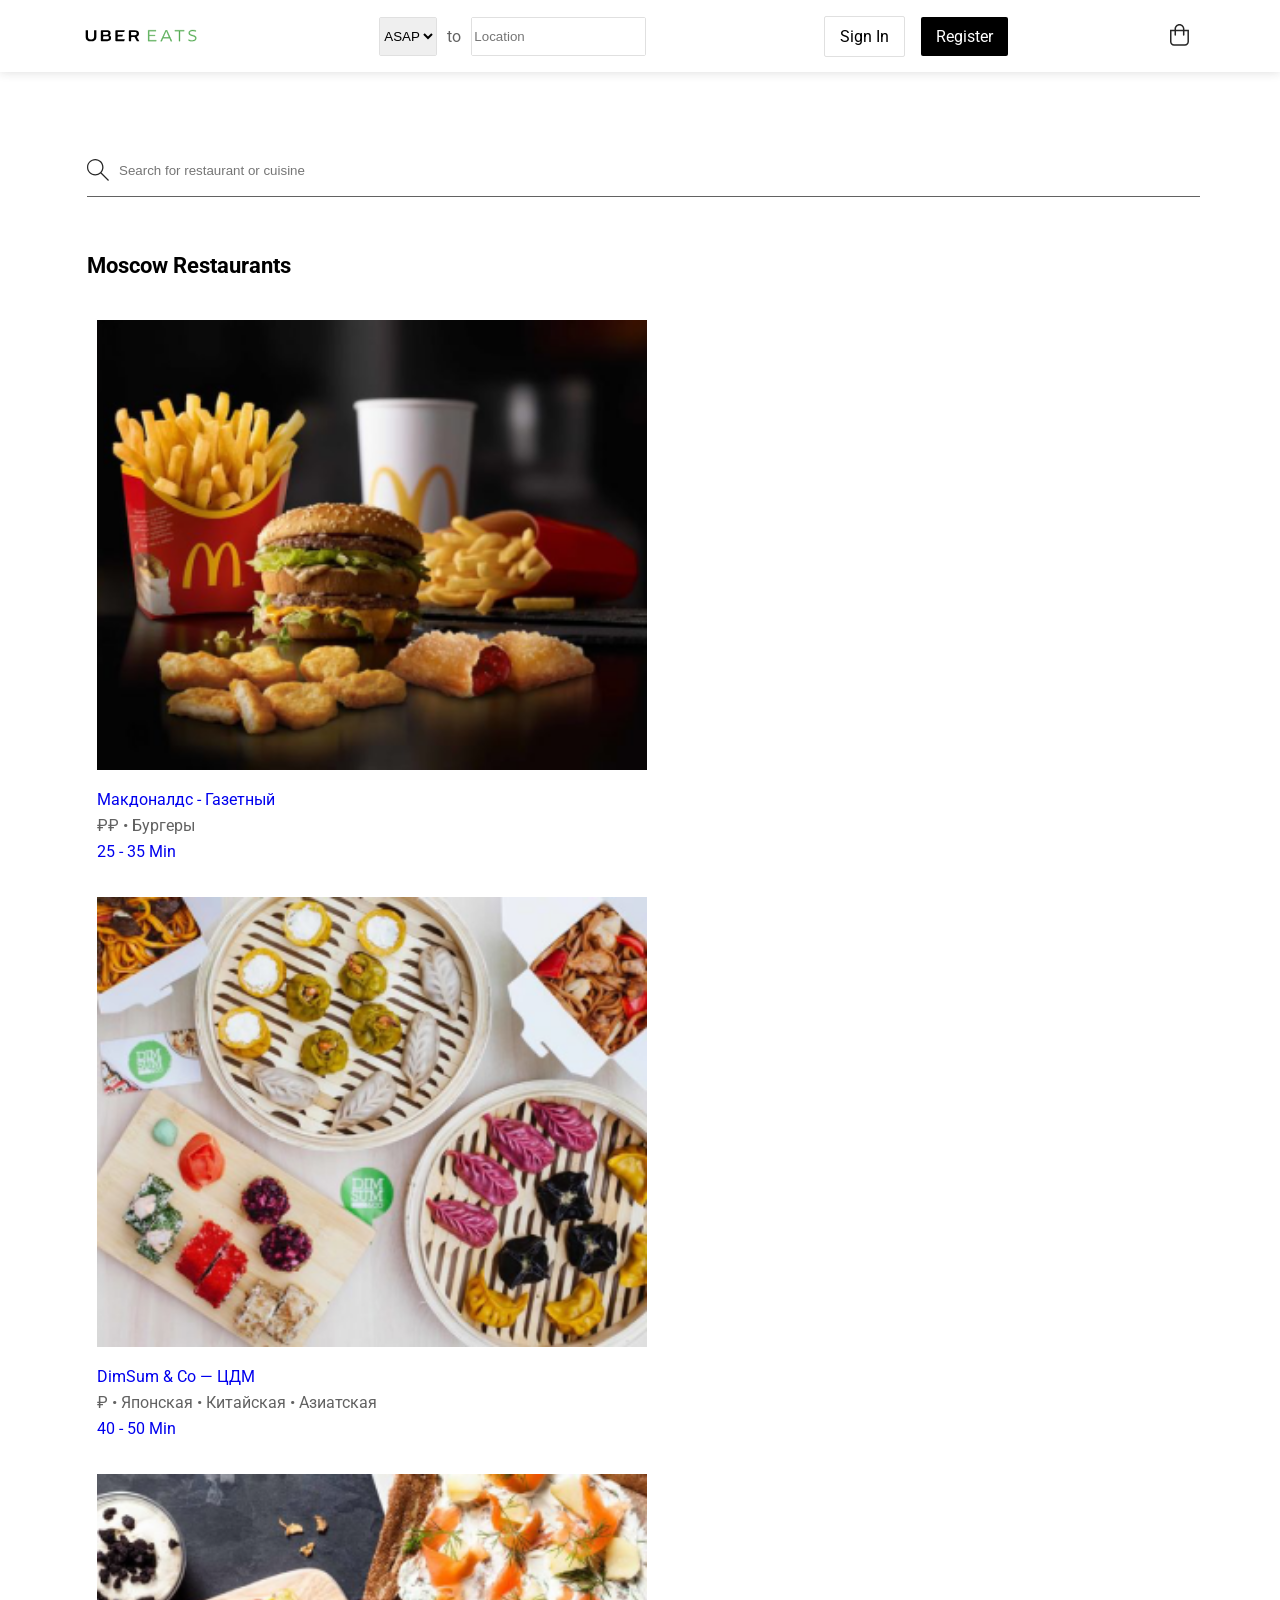
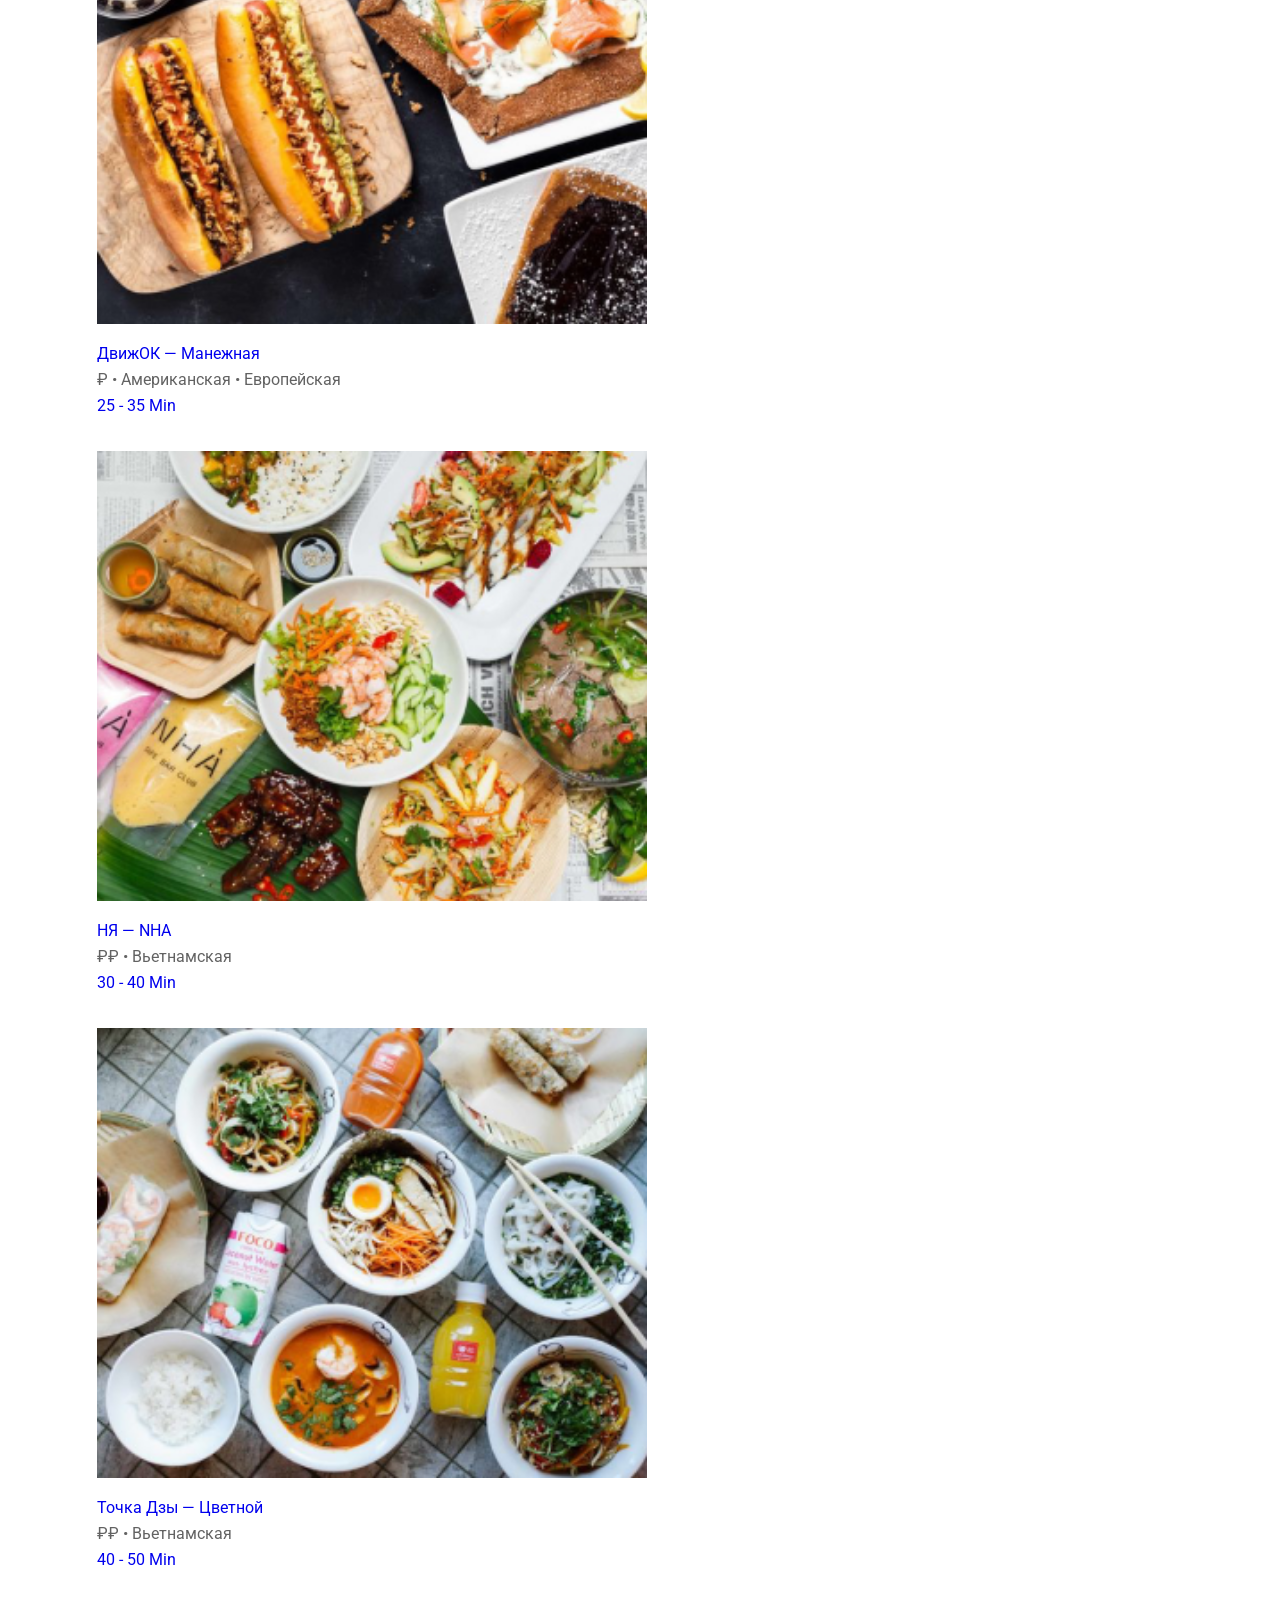
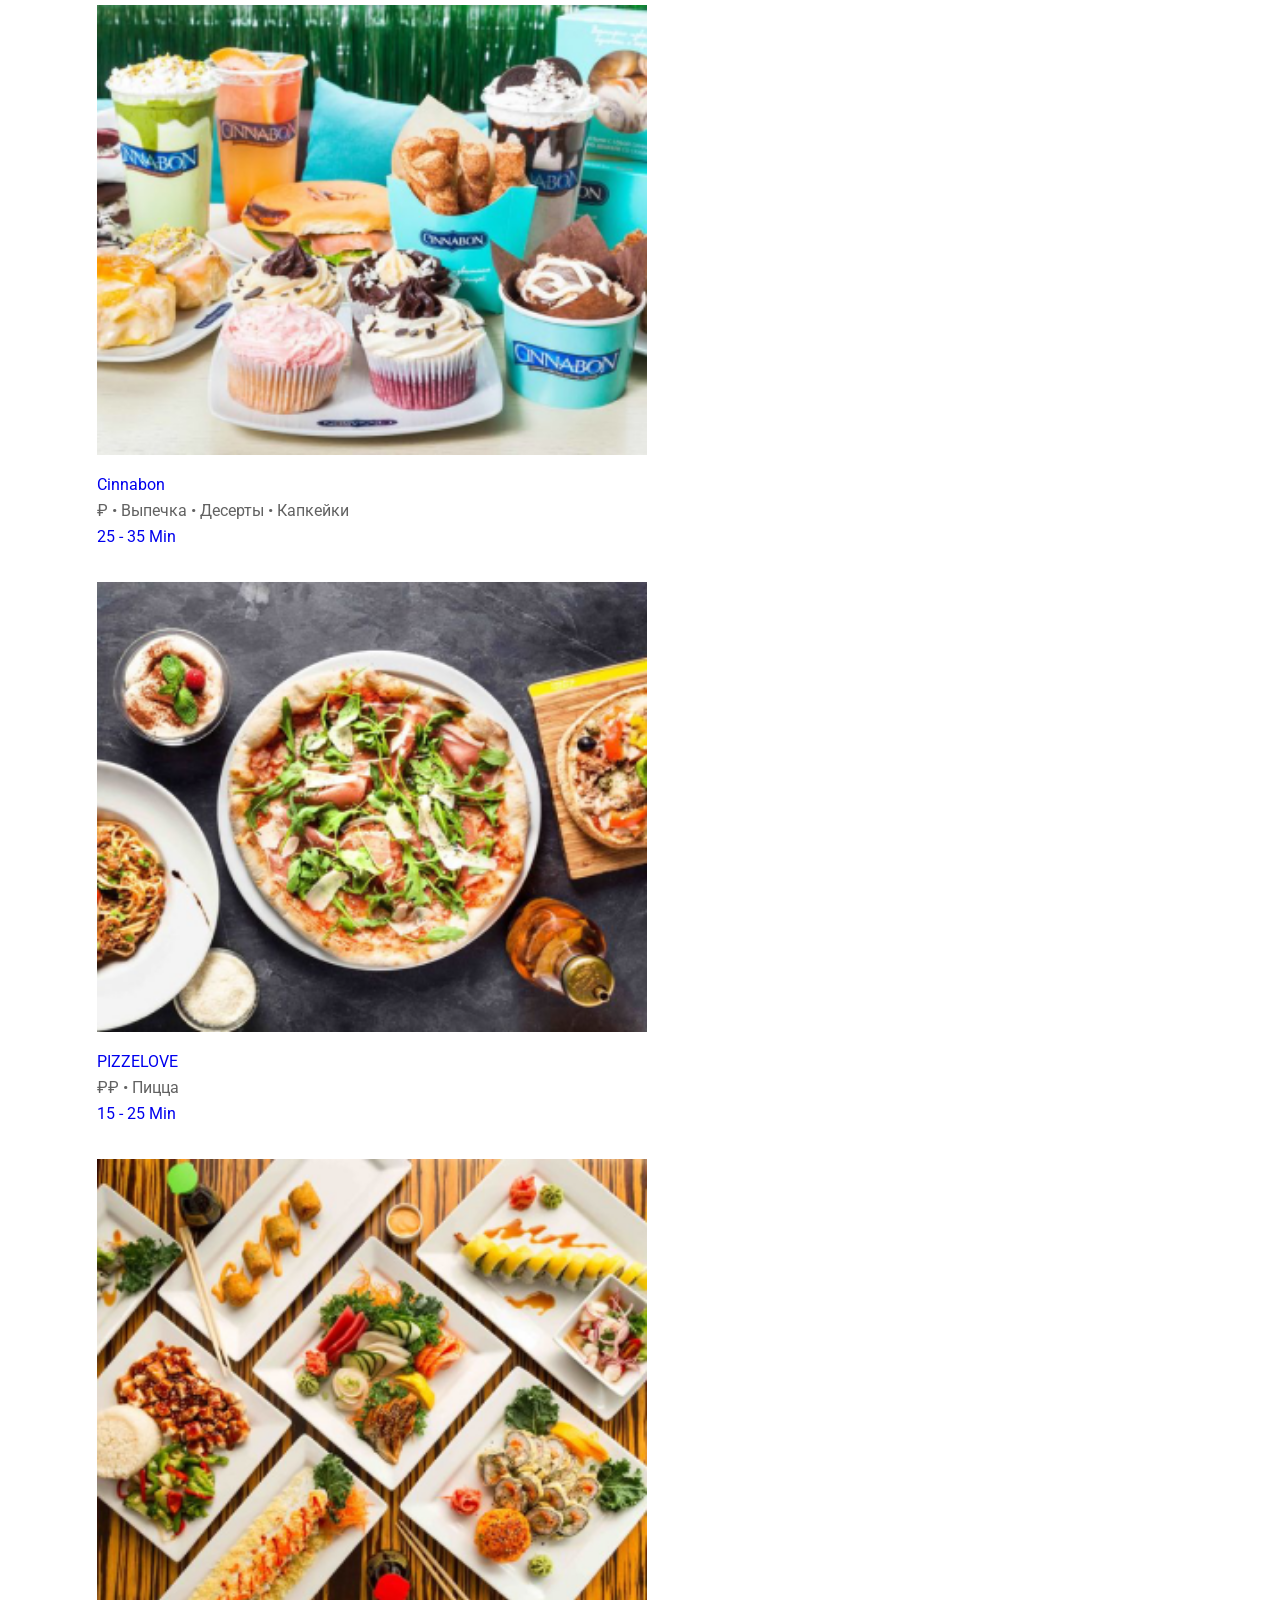
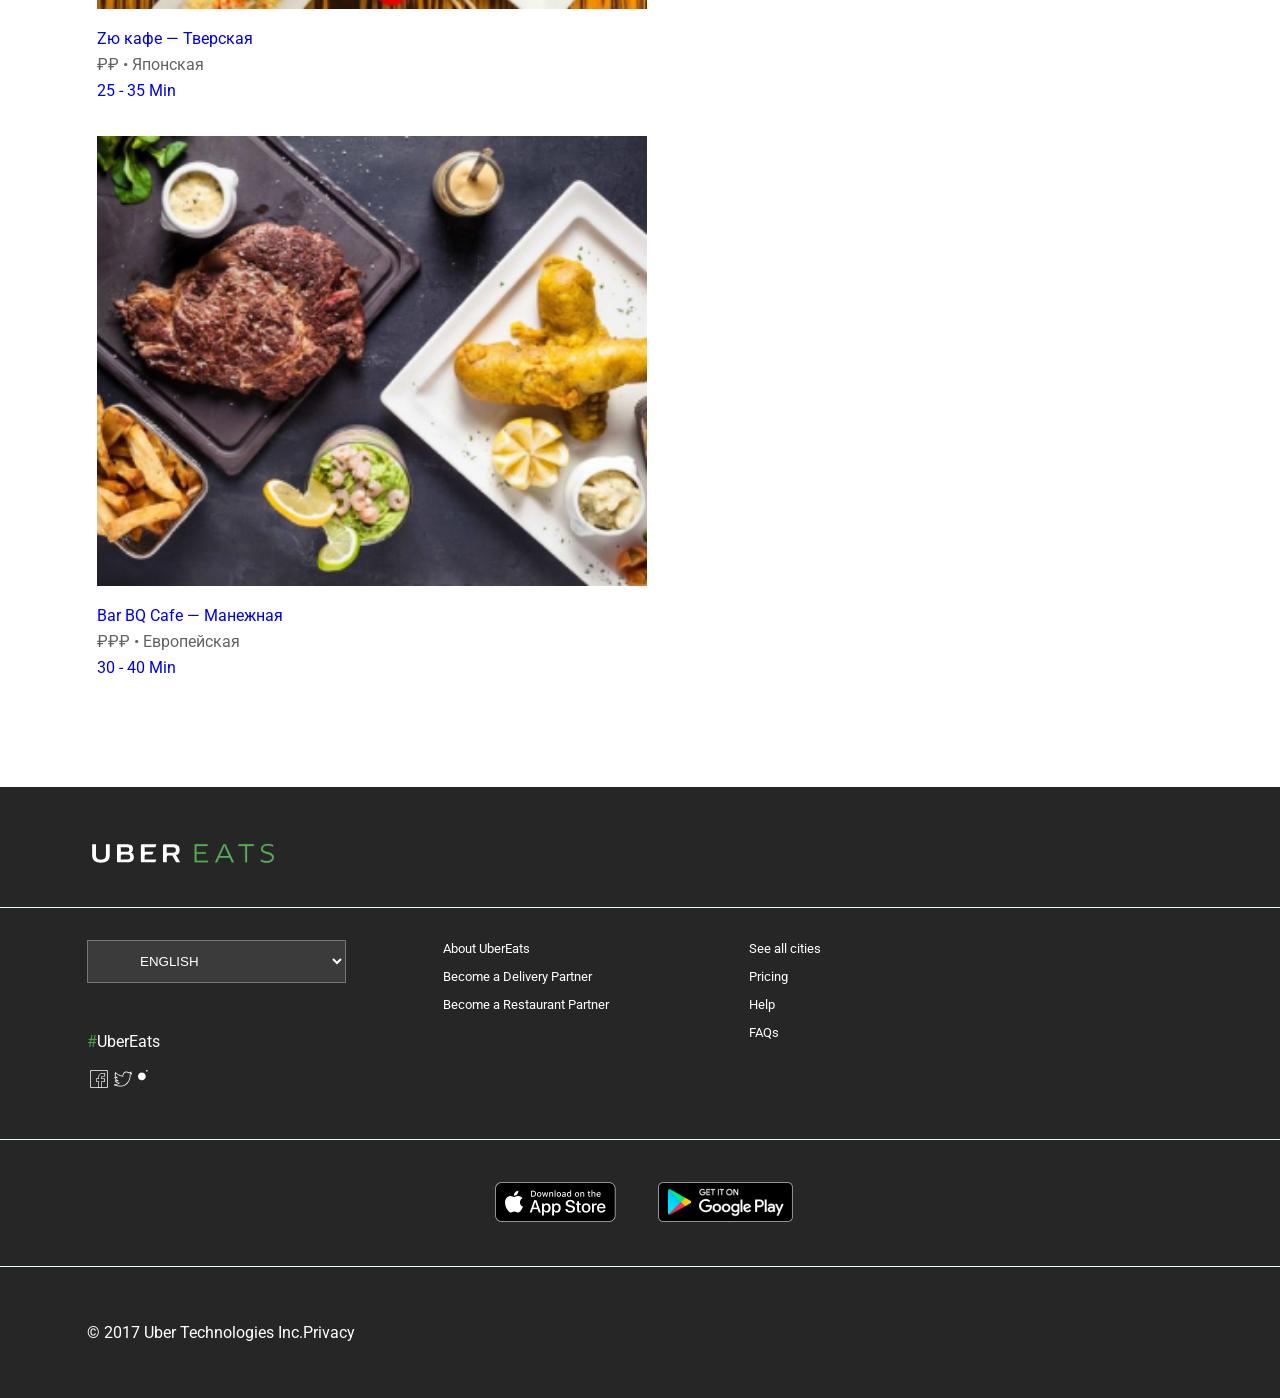
<file: index.html>
<!DOCTYPE html>
<html lang="en">
<head>
	<meta charset="UTF-8">
	<meta name="viewport" content="width=device-width, initial-scale=1.0">
	<title>UberEats</title>
	<link rel="preconnect" href="https://fonts.googleapis.com">
<link rel="preconnect" href="https://fonts.gstatic.com" crossorigin>
<link href="https://fonts.googleapis.com/css2?family=Roboto&display=swap" rel="stylesheet">
<link rel="stylesheet" href="css/main.css">
</head>
<body>
	<header class="header">
		<div class="header__inner">				
			<div class="header_logo">
				<img src="img/logo.svg" width="121" height="13" alt="LogoUberEats">
			</div>
			<div class="adres">
				<div class="form1">
					<select class="select">
                      <option>ASAP</option>
                      <option>....</option>
                      <option>....</option>
                      </select>
				</div>
				<div class="to">
					to
				</div>
				<div class="form2">
					<input type="text" placeholder="Location" class="location">
				</div>
			</div>
			<div class="userbuttons">
				<div>
					<a class="signin" href="#">Sign In</a>
				</div>
				<div>
					<a class="register"href="#">Register</a>
				</div>
			</div>
			<div class="add-to-cart">
				<img src="img/cart.svg">
			</div>
		</div>
	</header>
<main class="main">
	<div class="searchbar">
	 <img src="img/search.svg" width="22" height="22">
	 <input type="text" placeholder="Search for restaurant or cuisine" class="type">
	 </div>
	<h1 class="moskow-rest-text">Moscow Restaurants</h1>
	<div class="restaurants">
		<a class="rest" href="#"><div class="restaurant-block">
			<img src="img/1.png" width="550" height="450" class="png1">
			<p class="mac-gaz">Макдоналдс - Газетный</p> 
			<p class="mac-gaz" style="color: #626262">₽₽ • Бургеры</p>
			<p class="mac-gaz">25 - 35 Min</p>
		</div></a>
        <a class="rest" href="#"><div class="restaurant-block">
			<img src="img/2.png" width="550" height="450" class="png1">
			<p class="mac-gaz">DimSum & Co — ЦДМ</p> 
			<p class="mac-gaz" style="color: #626262">₽ • Японская • Китайская • Азиатская</p>
			<p class="mac-gaz">40 - 50 Min</p>
		</div></a>
		<a class="rest" href="#"><div class="restaurant-block">
			<img src="img/3.png" width="550" height="450" class="png1">
			<p class="mac-gaz">ДвижОК — Манежная</p> 
			<p class="mac-gaz" style="color: #626262">₽ • Американская • Европейская</p>
			<p class="mac-gaz">25 - 35 Min</p>
		</div></a>
		<a class="rest" href="#"><div class="restaurant-block">
			<img src="img/4.jpg" width="550" height="450" class="png1">
			<p class="mac-gaz">НЯ — NHA</p> 
			<p class="mac-gaz" style="color: #626262">₽₽ • Вьетнамская</p>
			<p class="mac-gaz">30 - 40 Min</p>
		</div></a>
		<a class="rest" href="#"><div class="restaurant-block">
			<img src="img/5.png" width="550" height="450" class="png1">
			<p class="mac-gaz">Точка Дзы — Цветной</p> 
			<p class="mac-gaz" style="color: #626262">₽₽ • Вьетнамская</p>
			<p class="mac-gaz">40 - 50 Min</p>
		</div></a>
		<a class="rest" href="#"><div class="restaurant-block">
			<img src="img/6.png" width="550" height="450" class="png1">
			<p class="mac-gaz">Cinnabon</p> 
			<p class="mac-gaz" style="color: #626262">₽ • Выпечка • Десерты • Капкейки</p>
			<p class="mac-gaz">25 - 35 Min</p>
		</div></a>
		<a class="rest" href="#"><div class="restaurant-block">
			<img src="img/7.png" width="550" height="450" class="png1">
			<p class="mac-gaz">PIZZELOVE</p> 
			<p class="mac-gaz" style="color: #626262">₽₽ • Пицца</p>
			<p class="mac-gaz">15 - 25 Min</p>
		</div></a>
		<a class="rest" href="#"><div class="restaurant-block">
			<img src="img/8.png" width="550" height="450" class="png1">
			<p class="mac-gaz">Zю кафе — Тверская</p> 
			<p class="mac-gaz" style="color: #626262">₽₽ • Японская</p>
			<p class="mac-gaz">25 - 35 Min</p>
		</div></a>
		<a class="rest" href="#"><div class="restaurant-block">
			<img src="img/9.png" width="550" height="450" class="png1">
			<p class="mac-gaz">Bar BQ Cafe — Манежная</p> 
			<p class="mac-gaz" style="color: #626262">₽₽₽ • Европейская</p>
			<p class="mac-gaz">30 - 40 Min</p>
		</div></a>
	</div>
	
</main>	
<footer>
	<div class="footer-top">
		<img src="img/white-logo.svg" width="192" height="20" class="white-logo">
    </div>
    <div class="footer-bot">
    	<div class="block1"> 
    	  <select  class="language">
    	   <option class="english">ENGLISH</option>
           <option class="russian">РУССКИЙ</option>
          </select>
          <div class="ubereats">
    	   <p style="color: #49A144; font-size: 16px;">#</p> <p style="color: #FFF; font-size: 16px;">UberEats</p> 
          </div>
          <div class="social-networks">
          	<a href="#">
          		<img src="img/facebook.png" width="24" height="24">
          	</a>
          	<a href="#">
          		<img src="img/twitter.png" width="24" height="24">
          	</a>
          	<a href="#">
          		<img src="img/instagram.png" width="24" height="24">
          	</a>
          </div>
        </div>
        <div class="blockoflinks1">
        	<a href="#" class="linkbottom">
        		<p>About UberEats</p>
        	</a>
        	<a href="#" class="linkbottom">
        		<p>Become a Delivery Partner</p> 
        	</a>
        	<a href="#" class="linkbottom">
        		<p>Become a Restaurant Partner</p>
        	</a>
        </div>
        <div class="blockoflinks2">
        	<a href="#" class="linkbottom">
        		<p>See all cities</p>
        	</a>
        	<a href="#" class="linkbottom">
        		<p>Pricing</p> 
        	</a>
        	<a href="#" class="linkbottom">
        		<p>Help</p>
        	</a>
        	<a href="#" class="linkbottom">
        		<p>FAQs</p>
        	</a>
        </div>
    </div>
    <div class="footer-bot2">
    	<a href="#"><img src="img/appstore.png" class="appstore"></a>
    	<a href="#"><img src="img/gplay.png" class="gplay"></a>
    </div>
    <div class="footer-bot3">
    	<a href="#" class="linkbottom">
        	<p>© 2017 Uber Technologies Inc.</p>
        </a>
        <a href="#" class="linkbottom">
        	<p>Privacy</p>
        </a>
        
    </div>
    
    
	
</footer>




</body>
</html>
</file>
<file: css/main.css>
h1 {
	color: green;
}
body {
	margin: auto 0;
	font-family:'Roboto','sans-serif';
}
.header__inner {
	display: flex;
	justify-content: space-between;
	box-shadow: 0 0 10px #26262629;
	max-height: 72px;
	align-items: center;
}
.header_logo {
	margin: 30px 0 29px 81px;
			}
.form1 {
	padding: 0px;
	display: flex;
	margin: 0px;
	border: 1px solid #E0E0E0;
	border-radius: 2px;
}
.form2 {
	display: flex;
	padding: 0px;
	margin: 0px;
	border: 1px solid #E0E0E0;
	border-radius: 2px;
}		
.to {
	color: #626262;
	padding: 0px;
	font-size: 16px;
	display: flex;
	margin: 10px;
	}
	.select {
		border: 0;
	}
.header {
	
}
.adres {
	display: flex;
	justify-content: space-between;
	padding: 15px;

}
.location {
	border: 0;
	color: black;
}
.userbuttons {
	display: flex;
	justify-content: space-between;
	}
.signin {
	background-color: #FFF;
	color: #000; 
	text-decoration: none;
	border: 1px solid #E0E0E0;
	border-radius: 2px;
	padding: 10px 15px;
	margin-right: 8px;
}
.signin:hover {
	background-color: #FEF8F8
}
.register {
	text-decoration: none;
	border-radius: 2px;
	background: #000;
	color: #FFF;
	padding: 10px 15px;
	margin-left: 8px;

}
.register:hover {
	background-color: #292626;
}
.add-to-cart {
	margin-right: 91px;
}
.main {
		
	padding: 87px 80px 100px 87px;
}
.type {
	width: 700px;
	border: none;
	margin-left: 8px;
	outline:none;
}
.searchbar {
	display: flex;
	border-bottom: 1px solid #626262;
	padding-bottom: 15px;
}
.moskow-rest-text {
	font-size: 22px;
	color: black;
	margin-top: 56px;
}
.restaurants {
	margin-top: 16px;
	display: flex;	
	justify-content: space-between;
	flex-wrap: wrap;
}
.png1 {
	margin: 16px 0 16px 0;
	

}
.mac-gaz {
	margin: 0 0 7px 0;
}
.rest {
	text-decoration: none;
	display: block;

	}
.rest:visited {
	color: #1D1D1D;
}
.rest:hover {
	background-color: #FFF9F9;
	border-radius: 3px;
}
.footer-top {
	
	padding: 56px 80px 0 87px;
	background-color: #262626;
	border-bottom: 1px solid #E0FFFF;
}
.white-logo {
	margin-bottom: 40px;
}
.footer-bot {
	
	padding: 0 80px 44px 87px;
	background-color: #262626;
	display: flex;
	border-bottom: 1px solid #E0FFFF;
}
	
.language {
	padding: 12px 125px 12px 48px;
	margin: 32px 97px 33px 0;
	background-color: #3B3B3B;
	color: #FFF;
}
.ubereats {
	display: flex;

}
.social-networks {
	display: flex;
}
.linkbottom {
	text-decoration: none;
	color: white;
}
.blockoflinks1 {
	font-size: 13px;
	margin-right: 60px;
	padding-top: 20px;

}
.blockoflinks2 {
	font-size: 13px;
	margin-left: 80px;
	padding-top: 20px;
}
.footer-bot2 {
	
	padding: 42px 80px 40px 87px;
	background-color: #262626;
	display: flex;
	justify-content: center;
	border-bottom: 1px solid #E0FFFF;

}
.appstore {
	padding-right: 21px;
}
.gplay {
	padding-left: 21px;
}
.footer-bot3 {
	
	padding: 40px 80px 40px 87px;
	background-color: #262626;
	display: flex;
}
.training {
	display: flex;
	justify-content: space-between;
}
.restaurant-block {
	margin: 10px;


}
</file>
